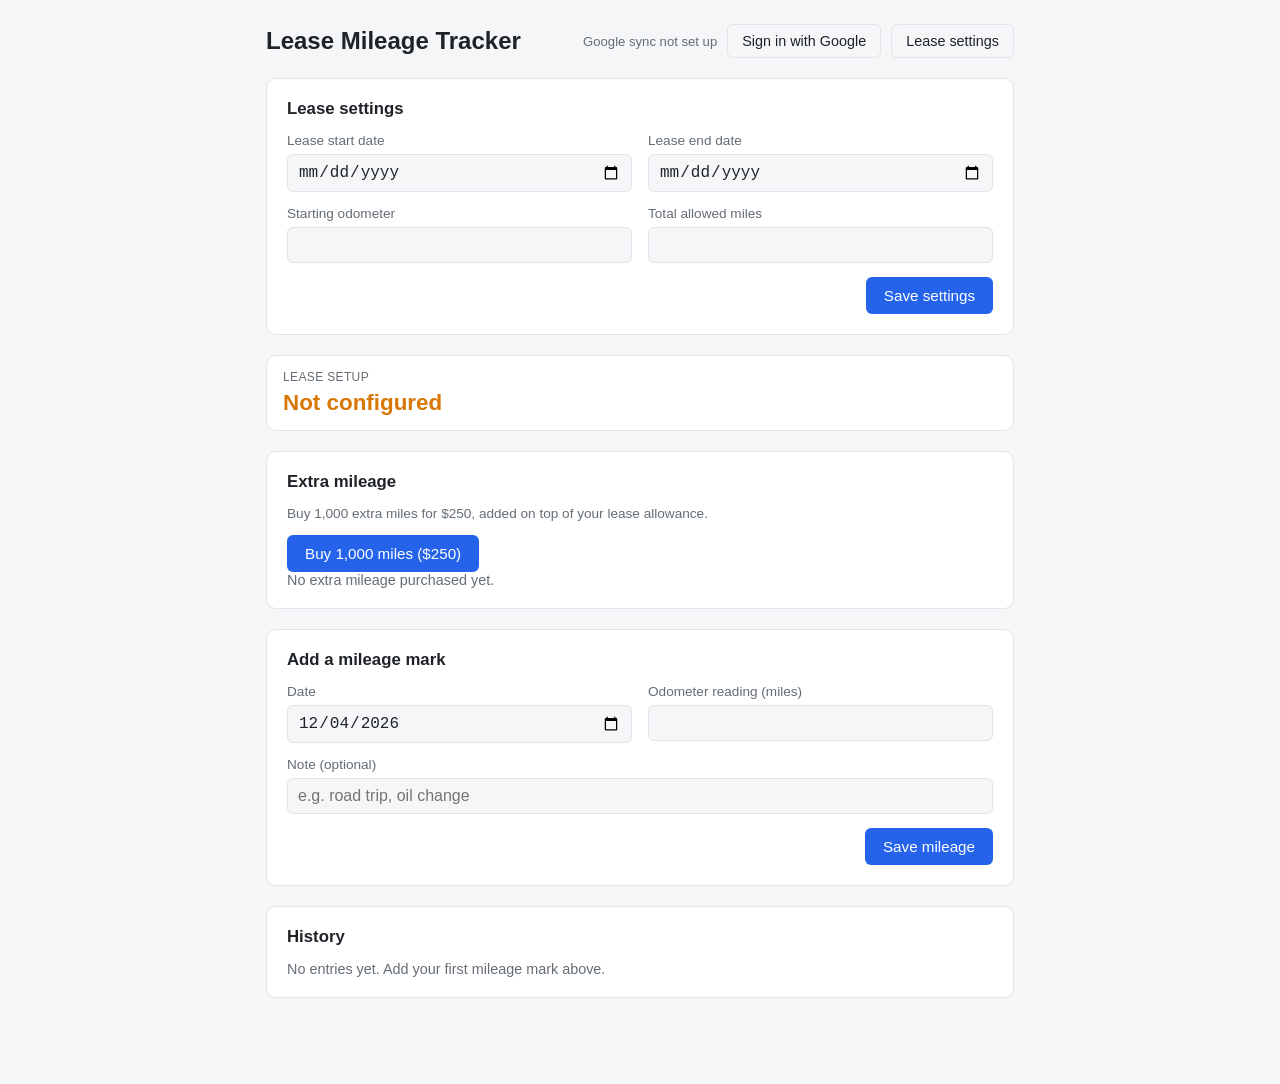
<file: index.html>
<!DOCTYPE html>
<html lang="en">
<head>
<meta charset="UTF-8">
<meta name="viewport" content="width=device-width, initial-scale=1.0">
<title>Lease Mileage Tracker</title>
<link rel="stylesheet" href="style.css">
</head>
<body>
<div class="app">
  <header>
    <h1>Lease Mileage Tracker</h1>
    <div class="header-actions">
      <span id="syncStatus" class="sync-status">Not signed in (local only)</span>
      <button id="googleSignInBtn" class="ghost-btn" type="button">Sign in with Google</button>
      <button id="settingsToggle" class="ghost-btn" type="button">Lease settings</button>
    </div>
  </header>

  <section id="settingsPanel" class="card hidden">
    <h2>Lease settings</h2>
    <form id="settingsForm" class="grid-form">
      <label>
        Lease start date
        <input type="date" id="leaseStart" required>
      </label>
      <label>
        Lease end date
        <input type="date" id="leaseEnd" required>
      </label>
      <label>
        Starting odometer
        <input type="number" id="leaseStartMiles" min="0" step="1" required>
      </label>
      <label>
        Total allowed miles
        <input type="number" id="leaseAllowance" min="0" step="1" required>
      </label>
      <div class="form-actions">
        <button type="submit" class="primary-btn">Save settings</button>
      </div>
    </form>
  </section>

  <section class="stats" id="stats"></section>

  <section class="card">
    <h2>Extra mileage</h2>
    <p class="hint">Buy 1,000 extra miles for $250, added on top of your lease allowance.</p>
    <div class="form-actions align-start">
      <button id="buyMilesBtn" type="button" class="primary-btn">Buy 1,000 miles ($250)</button>
    </div>
    <div id="purchasesEmpty" class="empty hidden">No extra mileage purchased yet.</div>
    <div class="table-wrap">
      <table id="purchasesTable" class="hidden">
        <thead>
          <tr>
            <th>Date</th>
            <th>Miles added</th>
            <th>Cost</th>
            <th></th>
          </tr>
        </thead>
        <tbody id="purchasesBody"></tbody>
      </table>
    </div>
  </section>

  <section class="card">
    <h2>Add a mileage mark</h2>
    <form id="entryForm" class="grid-form">
      <label>
        Date
        <input type="date" id="entryDate" required>
      </label>
      <label>
        Odometer reading (miles)
        <input type="number" id="entryMiles" min="0" step="1" required>
      </label>
      <label class="full">
        Note (optional)
        <input type="text" id="entryNote" placeholder="e.g. road trip, oil change">
      </label>
      <div class="form-actions">
        <button type="submit" class="primary-btn">Save mileage</button>
      </div>
    </form>
    <p id="entryError" class="error hidden"></p>
  </section>

  <section class="card">
    <h2>History</h2>
    <div id="historyEmpty" class="empty hidden">No entries yet. Add your first mileage mark above.</div>
    <div class="table-wrap">
      <table id="historyTable" class="hidden">
        <thead>
          <tr>
            <th>Date</th>
            <th>Odometer</th>
            <th>Miles since last</th>
            <th>Note</th>
            <th></th>
          </tr>
        </thead>
        <tbody id="historyBody"></tbody>
      </table>
    </div>
  </section>
</div>

<script src="app.js"></script>
</body>
</html>
</file>
<file: style.css>
:root {
  --bg: #f5f6f8;
  --card-bg: #ffffff;
  --border: #e1e4e8;
  --text: #1f2328;
  --muted: #656d76;
  --accent: #2563eb;
  --accent-dark: #1d4ed8;
  --good: #1a7f37;
  --warn: #d97706;
  --bad: #cf222e;
  --radius: 10px;
}

@media (prefers-color-scheme: dark) {
  :root {
    --bg: #0d1117;
    --card-bg: #161b22;
    --border: #30363d;
    --text: #e6edf3;
    --muted: #8b949e;
    --accent: #58a6ff;
    --accent-dark: #79c0ff;
    --good: #3fb950;
    --warn: #d29922;
    --bad: #f85149;
  }
}

* { box-sizing: border-box; }

body {
  margin: 0;
  font-family: -apple-system, BlinkMacSystemFont, "Segoe UI", Roboto, Helvetica, Arial, sans-serif;
  background: var(--bg);
  color: var(--text);
}

.app {
  max-width: 780px;
  margin: 0 auto;
  padding: 24px 16px 64px;
}

header {
  display: flex;
  align-items: center;
  justify-content: space-between;
  margin-bottom: 20px;
  flex-wrap: wrap;
  gap: 12px;
}

h1 {
  font-size: 1.5rem;
  margin: 0;
}

.header-actions {
  display: flex;
  align-items: center;
  gap: 10px;
  flex-wrap: wrap;
}

.sync-status {
  color: var(--muted);
  font-size: 0.82rem;
}

h2 {
  font-size: 1.05rem;
  margin: 0 0 14px;
}

.card {
  background: var(--card-bg);
  border: 1px solid var(--border);
  border-radius: var(--radius);
  padding: 20px;
  margin-bottom: 20px;
}

.hidden { display: none !important; }

.grid-form {
  display: grid;
  grid-template-columns: 1fr 1fr;
  gap: 14px 16px;
}

.grid-form label {
  display: flex;
  flex-direction: column;
  gap: 6px;
  font-size: 0.85rem;
  color: var(--muted);
}

.grid-form label.full {
  grid-column: 1 / -1;
}

input {
  font-size: 1rem;
  padding: 8px 10px;
  border-radius: 6px;
  border: 1px solid var(--border);
  background: var(--bg);
  color: var(--text);
}

input:focus {
  outline: 2px solid var(--accent);
  outline-offset: 1px;
}

.form-actions {
  grid-column: 1 / -1;
  display: flex;
  justify-content: flex-end;
}

.form-actions.align-start {
  justify-content: flex-start;
}

.hint {
  color: var(--muted);
  font-size: 0.85rem;
  margin: 0 0 14px;
}

.primary-btn {
  background: var(--accent);
  color: #fff;
  border: none;
  padding: 10px 18px;
  border-radius: 6px;
  font-size: 0.95rem;
  cursor: pointer;
}

.primary-btn:hover { background: var(--accent-dark); }

.ghost-btn {
  background: transparent;
  border: 1px solid var(--border);
  color: var(--text);
  padding: 8px 14px;
  border-radius: 6px;
  cursor: pointer;
  font-size: 0.9rem;
}

.ghost-btn:hover { border-color: var(--accent); color: var(--accent); }

.error {
  color: var(--bad);
  font-size: 0.85rem;
  margin-top: 10px;
}

.stats {
  display: grid;
  grid-template-columns: repeat(auto-fit, minmax(150px, 1fr));
  gap: 12px;
  margin-bottom: 20px;
}

.stat-tile {
  background: var(--card-bg);
  border: 1px solid var(--border);
  border-radius: var(--radius);
  padding: 14px 16px;
}

.stat-tile .label {
  font-size: 0.75rem;
  color: var(--muted);
  text-transform: uppercase;
  letter-spacing: 0.03em;
  margin-bottom: 6px;
}

.stat-tile .value {
  font-size: 1.4rem;
  font-weight: 600;
}

.stat-tile .value.good { color: var(--good); }
.stat-tile .value.warn { color: var(--warn); }
.stat-tile .value.bad { color: var(--bad); }

.table-wrap {
  overflow-x: auto;
}

table {
  width: 100%;
  border-collapse: collapse;
  font-size: 0.9rem;
}

th, td {
  text-align: left;
  padding: 8px 10px;
  border-bottom: 1px solid var(--border);
  white-space: nowrap;
}

th { color: var(--muted); font-weight: 600; font-size: 0.8rem; }

.delete-btn {
  background: transparent;
  border: none;
  color: var(--bad);
  cursor: pointer;
  font-size: 0.85rem;
}

.empty {
  color: var(--muted);
  font-size: 0.9rem;
}

@media (max-width: 520px) {
  .grid-form { grid-template-columns: 1fr; }
}
</file>
